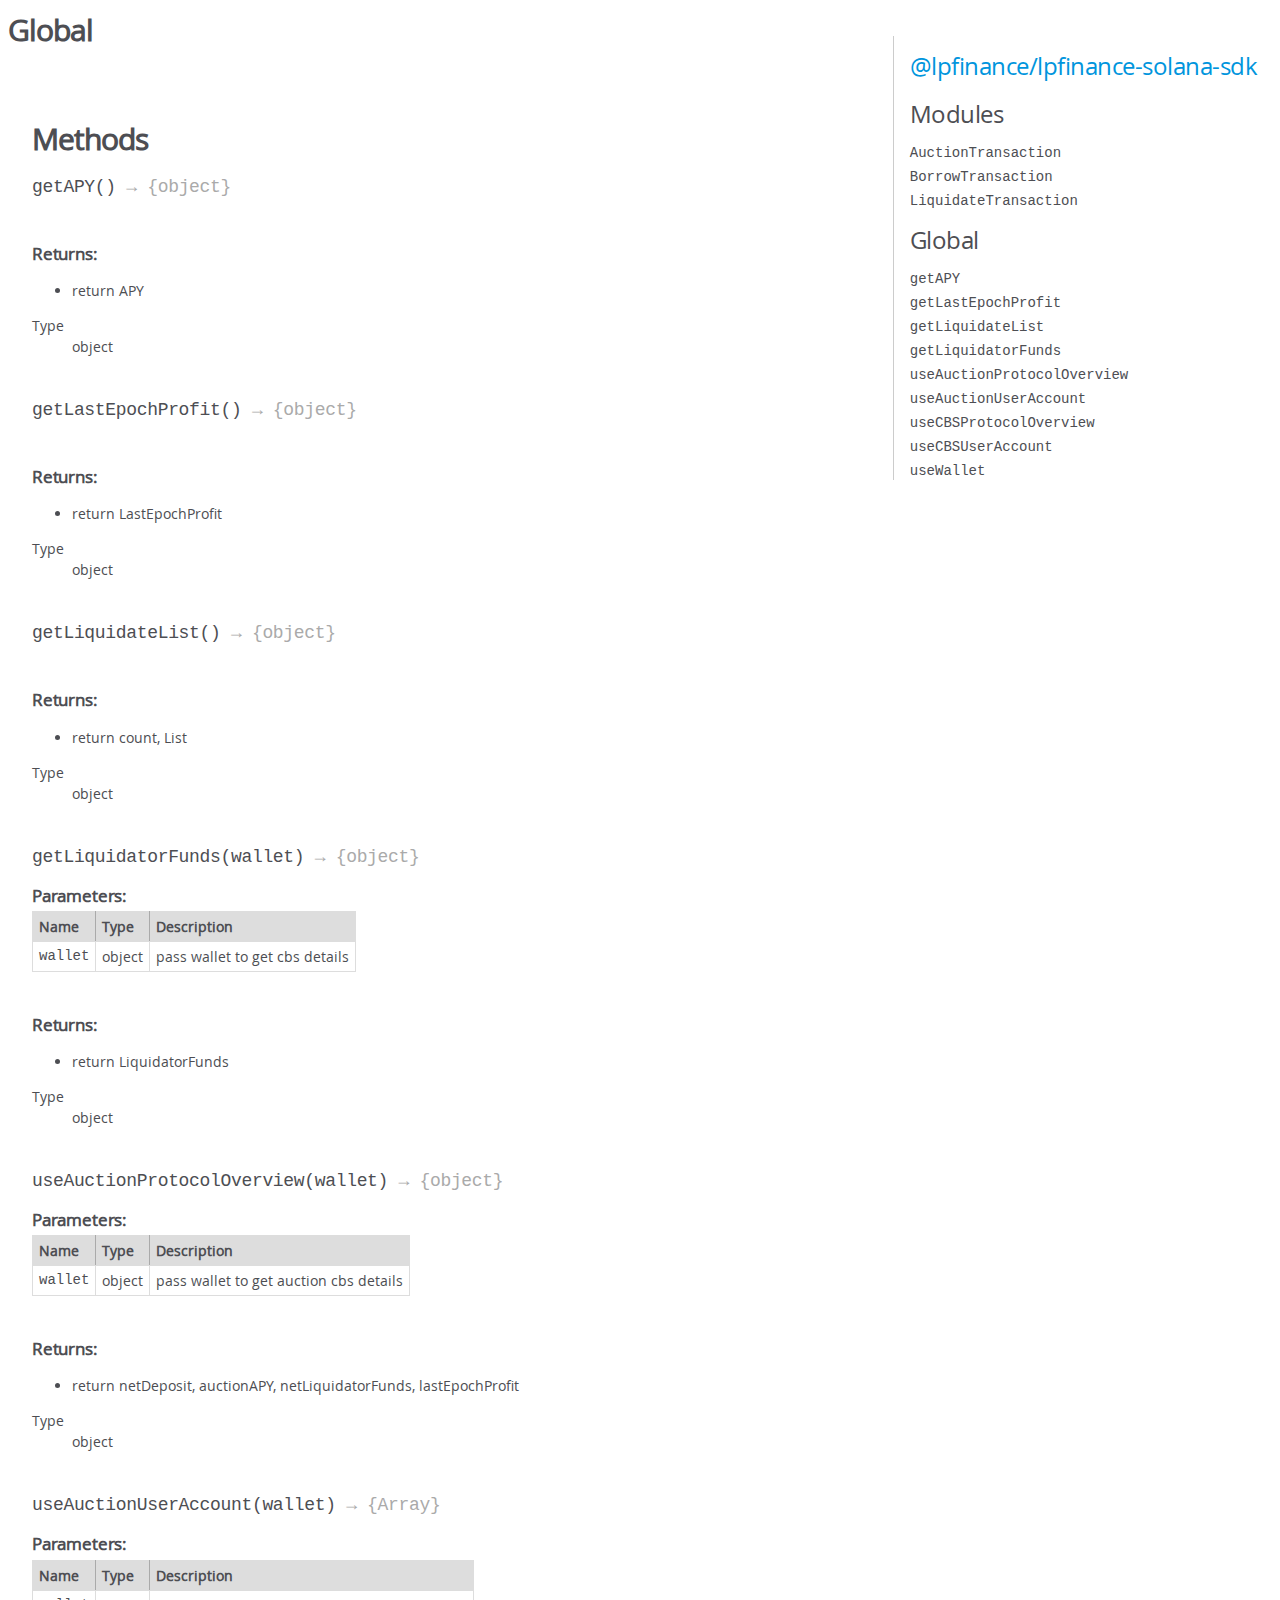
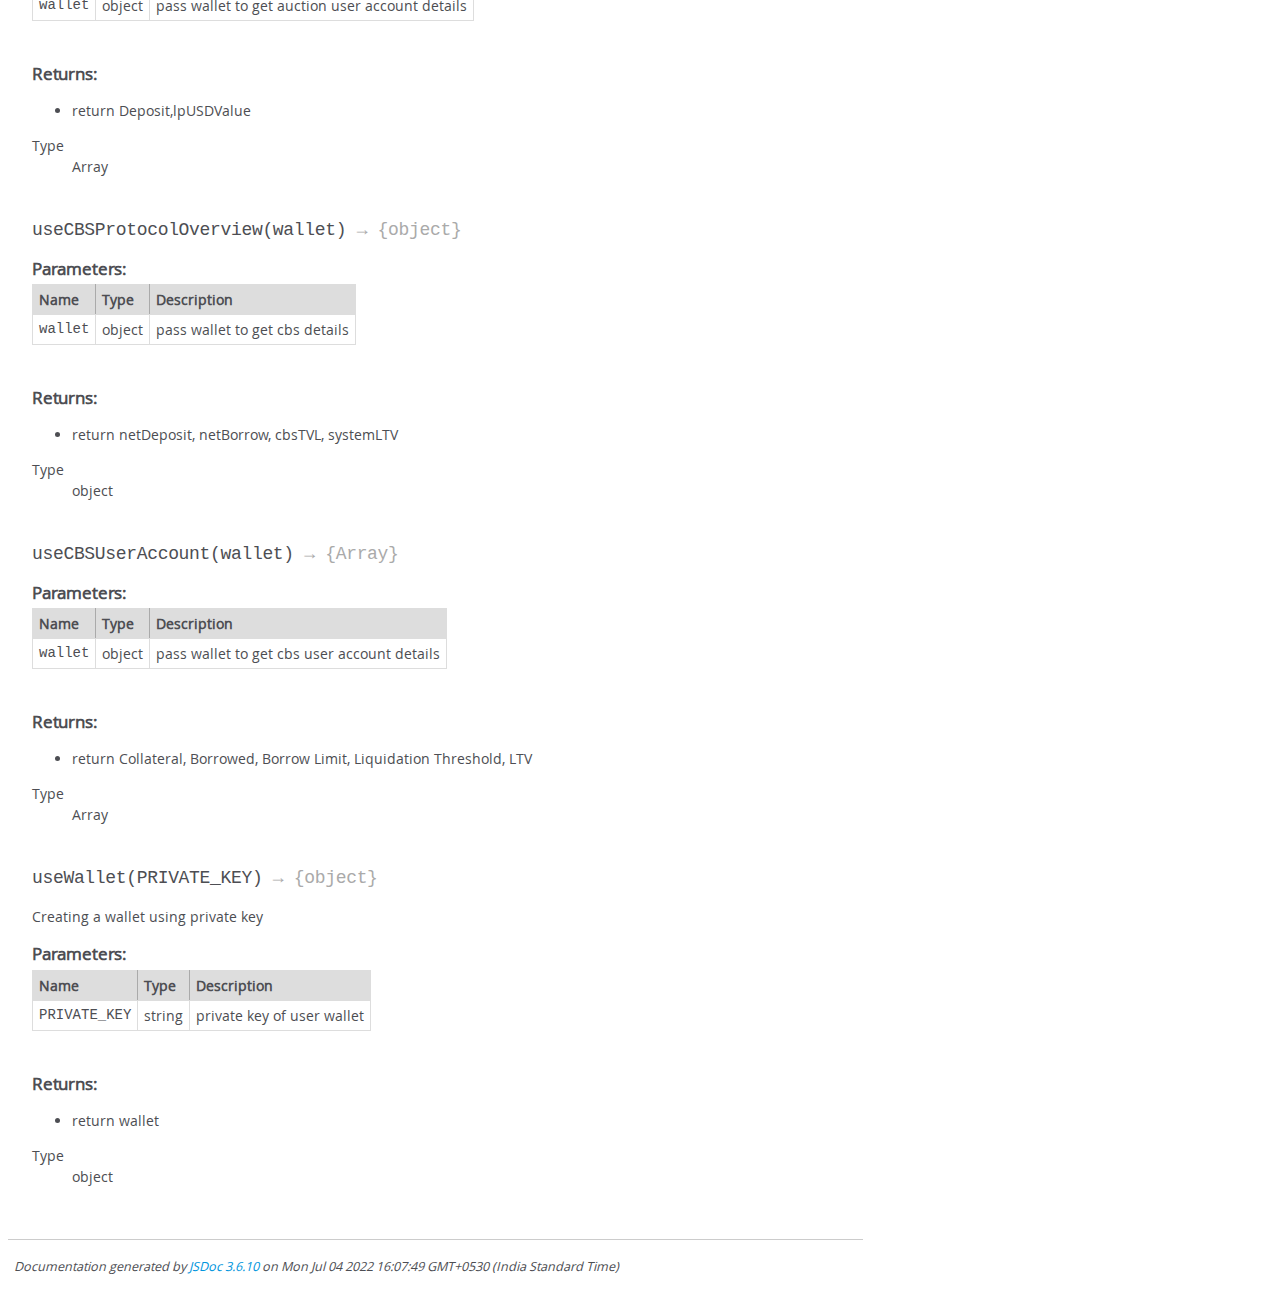
<file: global.html>
<!DOCTYPE html>
<html lang="en">
<head>
    <meta charset="utf-8">
    <title>LP Finance | @lpfinance/lpfinance-solana-sdk: Global</title>

    <link rel="icon" href="https://test.lp.finance/images/MLogo.png" />
   
    <script src="scripts/prettify/prettify.js"> </script>
    <script src="scripts/prettify/lang-css.js"> </script>
    <!--[if lt IE 9]>
      <script src="//html5shiv.googlecode.com/svn/trunk/html5.js"></script>
    <![endif]-->
      <link rel="stylesheet" href="https://fonts.googleapis.com/css2?family=IBM+Plex+Mono&amp;family=IBM+Plex+Sans:wght@300;400;500&amp;display=swap" />
    <link type="text/css" rel="stylesheet" href="styles/prettify-tomorrow.css">
    <link type="text/css" rel="stylesheet" href="styles/jsdoc-default.css">
</head>

<body>

<div id="main">

    <h2 class="page-title">Global</h2>

    




<section>

<header>
    
        <h2></h2>
        
    
</header>

<article>
    <div class="container-overview">
    
        

        


<dl class="details">

    

    

    

    

    

    

    

    

    

    

    

    

    

    

    

    
</dl>


        
    
    </div>

    

    

    

    

    

    

    

    
        <h3 class="subsection-title">Methods</h3>

        
            

    

    
    <h4 class="name" id="getAPY"><span class="type-signature"></span>getAPY<span class="signature">()</span><span class="type-signature"> &rarr; {object}</span></h4>
    

    















<dl class="details">

    

    

    

    

    

    

    

    

    

    

    

    

    

    

    

    
</dl>















<h5>Returns:</h5>

        
<div class="param-desc">
    <ul>
<li>return APY</li>
</ul>
</div>



<dl>
    <dt>
        Type
    </dt>
    <dd>
        
<span class="param-type">object</span>


    </dd>
</dl>

    





        
            

    

    
    <h4 class="name" id="getLastEpochProfit"><span class="type-signature"></span>getLastEpochProfit<span class="signature">()</span><span class="type-signature"> &rarr; {object}</span></h4>
    

    















<dl class="details">

    

    

    

    

    

    

    

    

    

    

    

    

    

    

    

    
</dl>















<h5>Returns:</h5>

        
<div class="param-desc">
    <ul>
<li>return LastEpochProfit</li>
</ul>
</div>



<dl>
    <dt>
        Type
    </dt>
    <dd>
        
<span class="param-type">object</span>


    </dd>
</dl>

    





        
            

    

    
    <h4 class="name" id="getLiquidateList"><span class="type-signature"></span>getLiquidateList<span class="signature">()</span><span class="type-signature"> &rarr; {object}</span></h4>
    

    















<dl class="details">

    

    

    

    

    

    

    

    

    

    

    

    

    

    

    

    
</dl>















<h5>Returns:</h5>

        
<div class="param-desc">
    <ul>
<li>return count, List</li>
</ul>
</div>



<dl>
    <dt>
        Type
    </dt>
    <dd>
        
<span class="param-type">object</span>


    </dd>
</dl>

    





        
            

    

    
    <h4 class="name" id="getLiquidatorFunds"><span class="type-signature"></span>getLiquidatorFunds<span class="signature">(wallet)</span><span class="type-signature"> &rarr; {object}</span></h4>
    

    











    <h5>Parameters:</h5>
    

<table class="params">
    <thead>
    <tr>
        
        <th>Name</th>
        

        <th>Type</th>

        

        

        <th class="last">Description</th>
    </tr>
    </thead>

    <tbody>
    

        <tr>
            
                <td class="name"><code>wallet</code></td>
            

            <td class="type">
            
                
<span class="param-type">object</span>


            
            </td>

            

            

            <td class="description last"><p>pass wallet  to get cbs details</p></td>
        </tr>

    
    </tbody>
</table>






<dl class="details">

    

    

    

    

    

    

    

    

    

    

    

    

    

    

    

    
</dl>















<h5>Returns:</h5>

        
<div class="param-desc">
    <ul>
<li>return LiquidatorFunds</li>
</ul>
</div>



<dl>
    <dt>
        Type
    </dt>
    <dd>
        
<span class="param-type">object</span>


    </dd>
</dl>

    





        
            

    

    
    <h4 class="name" id="useAuctionProtocolOverview"><span class="type-signature"></span>useAuctionProtocolOverview<span class="signature">(wallet)</span><span class="type-signature"> &rarr; {object}</span></h4>
    

    











    <h5>Parameters:</h5>
    

<table class="params">
    <thead>
    <tr>
        
        <th>Name</th>
        

        <th>Type</th>

        

        

        <th class="last">Description</th>
    </tr>
    </thead>

    <tbody>
    

        <tr>
            
                <td class="name"><code>wallet</code></td>
            

            <td class="type">
            
                
<span class="param-type">object</span>


            
            </td>

            

            

            <td class="description last"><p>pass wallet  to get auction cbs details</p></td>
        </tr>

    
    </tbody>
</table>






<dl class="details">

    

    

    

    

    

    

    

    

    

    

    

    

    

    

    

    
</dl>















<h5>Returns:</h5>

        
<div class="param-desc">
    <ul>
<li>return netDeposit, auctionAPY, netLiquidatorFunds, lastEpochProfit</li>
</ul>
</div>



<dl>
    <dt>
        Type
    </dt>
    <dd>
        
<span class="param-type">object</span>


    </dd>
</dl>

    





        
            

    

    
    <h4 class="name" id="useAuctionUserAccount"><span class="type-signature"></span>useAuctionUserAccount<span class="signature">(wallet)</span><span class="type-signature"> &rarr; {Array}</span></h4>
    

    











    <h5>Parameters:</h5>
    

<table class="params">
    <thead>
    <tr>
        
        <th>Name</th>
        

        <th>Type</th>

        

        

        <th class="last">Description</th>
    </tr>
    </thead>

    <tbody>
    

        <tr>
            
                <td class="name"><code>wallet</code></td>
            

            <td class="type">
            
                
<span class="param-type">object</span>


            
            </td>

            

            

            <td class="description last"><p>pass wallet to get auction user account details</p></td>
        </tr>

    
    </tbody>
</table>






<dl class="details">

    

    

    

    

    

    

    

    

    

    

    

    

    

    

    

    
</dl>















<h5>Returns:</h5>

        
<div class="param-desc">
    <ul>
<li>return Deposit,lpUSDValue</li>
</ul>
</div>



<dl>
    <dt>
        Type
    </dt>
    <dd>
        
<span class="param-type">Array</span>


    </dd>
</dl>

    





        
            

    

    
    <h4 class="name" id="useCBSProtocolOverview"><span class="type-signature"></span>useCBSProtocolOverview<span class="signature">(wallet)</span><span class="type-signature"> &rarr; {object}</span></h4>
    

    











    <h5>Parameters:</h5>
    

<table class="params">
    <thead>
    <tr>
        
        <th>Name</th>
        

        <th>Type</th>

        

        

        <th class="last">Description</th>
    </tr>
    </thead>

    <tbody>
    

        <tr>
            
                <td class="name"><code>wallet</code></td>
            

            <td class="type">
            
                
<span class="param-type">object</span>


            
            </td>

            

            

            <td class="description last"><p>pass wallet  to get cbs details</p></td>
        </tr>

    
    </tbody>
</table>






<dl class="details">

    

    

    

    

    

    

    

    

    

    

    

    

    

    

    

    
</dl>















<h5>Returns:</h5>

        
<div class="param-desc">
    <ul>
<li>return netDeposit, netBorrow, cbsTVL, systemLTV</li>
</ul>
</div>



<dl>
    <dt>
        Type
    </dt>
    <dd>
        
<span class="param-type">object</span>


    </dd>
</dl>

    





        
            

    

    
    <h4 class="name" id="useCBSUserAccount"><span class="type-signature"></span>useCBSUserAccount<span class="signature">(wallet)</span><span class="type-signature"> &rarr; {Array}</span></h4>
    

    











    <h5>Parameters:</h5>
    

<table class="params">
    <thead>
    <tr>
        
        <th>Name</th>
        

        <th>Type</th>

        

        

        <th class="last">Description</th>
    </tr>
    </thead>

    <tbody>
    

        <tr>
            
                <td class="name"><code>wallet</code></td>
            

            <td class="type">
            
                
<span class="param-type">object</span>


            
            </td>

            

            

            <td class="description last"><p>pass wallet to get cbs user account details</p></td>
        </tr>

    
    </tbody>
</table>






<dl class="details">

    

    

    

    

    

    

    

    

    

    

    

    

    

    

    

    
</dl>















<h5>Returns:</h5>

        
<div class="param-desc">
    <ul>
<li>return Collateral, Borrowed, Borrow Limit, Liquidation Threshold, LTV</li>
</ul>
</div>



<dl>
    <dt>
        Type
    </dt>
    <dd>
        
<span class="param-type">Array</span>


    </dd>
</dl>

    





        
            

    

    
    <h4 class="name" id="useWallet"><span class="type-signature"></span>useWallet<span class="signature">(PRIVATE_KEY)</span><span class="type-signature"> &rarr; {object}</span></h4>
    

    



<div class="description">
    <p>Creating a wallet using private key</p>
</div>









    <h5>Parameters:</h5>
    

<table class="params">
    <thead>
    <tr>
        
        <th>Name</th>
        

        <th>Type</th>

        

        

        <th class="last">Description</th>
    </tr>
    </thead>

    <tbody>
    

        <tr>
            
                <td class="name"><code>PRIVATE_KEY</code></td>
            

            <td class="type">
            
                
<span class="param-type">string</span>


            
            </td>

            

            

            <td class="description last"><p>private key of user wallet</p></td>
        </tr>

    
    </tbody>
</table>






<dl class="details">

    

    

    

    

    

    

    

    

    

    

    

    

    

    

    

    
</dl>















<h5>Returns:</h5>

        
<div class="param-desc">
    <ul>
<li>return wallet</li>
</ul>
</div>



<dl>
    <dt>
        Type
    </dt>
    <dd>
        
<span class="param-type">object</span>


    </dd>
</dl>

    





        
    

    

    
</article>

</section>




</div>

<nav>
    <h3><a href="index.html">@lpfinance/lpfinance-solana-sdk</a></h3><h3>Modules</h3><ul><li><a href="module-AuctionTransaction.html">AuctionTransaction</a></li><li><a href="module-BorrowTransaction.html">BorrowTransaction</a></li><li><a href="module-LiquidateTransaction.html">LiquidateTransaction</a></li></ul><h3>Global</h3><ul><li><a href="global.html#getAPY">getAPY</a></li><li><a href="global.html#getLastEpochProfit">getLastEpochProfit</a></li><li><a href="global.html#getLiquidateList">getLiquidateList</a></li><li><a href="global.html#getLiquidatorFunds">getLiquidatorFunds</a></li><li><a href="global.html#useAuctionProtocolOverview">useAuctionProtocolOverview</a></li><li><a href="global.html#useAuctionUserAccount">useAuctionUserAccount</a></li><li><a href="global.html#useCBSProtocolOverview">useCBSProtocolOverview</a></li><li><a href="global.html#useCBSUserAccount">useCBSUserAccount</a></li><li><a href="global.html#useWallet">useWallet</a></li></ul>
</nav>

<br class="clear">

<footer>
    Documentation generated by <a href="https://github.com/jsdoc/jsdoc">JSDoc 3.6.10</a> on Mon Jul 04 2022 16:07:49 GMT+0530 (India Standard Time)
</footer>

<script> prettyPrint(); </script>
<script src="scripts/linenumber.js"> </script>
</body>
</html>
</file>
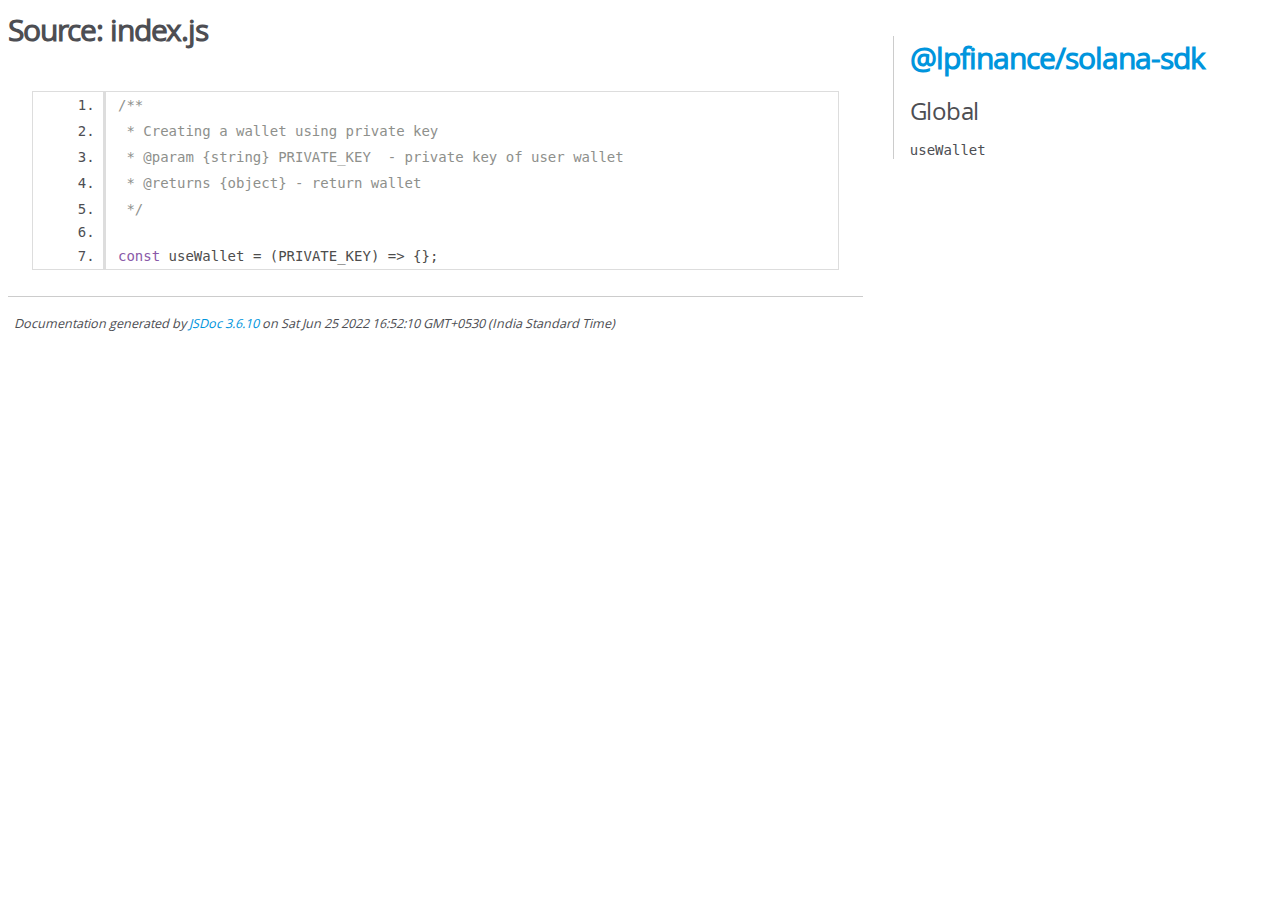
<file: index.js.html>
<!DOCTYPE html>
<html lang="en">
<head>
    <meta charset="utf-8">
    <title>LP Finance | @lpfinance/solana-sdk: Source: index.js</title>

    <script src="scripts/prettify/prettify.js"> </script>
    <script src="scripts/prettify/lang-css.js"> </script>
    <!--[if lt IE 9]>
      <script src="//html5shiv.googlecode.com/svn/trunk/html5.js"></script>
    <![endif]-->
      <link rel="stylesheet" href="https://fonts.googleapis.com/css2?family=IBM+Plex+Mono&amp;family=IBM+Plex+Sans:wght@300;400;500&amp;display=swap" />
    <link type="text/css" rel="stylesheet" href="styles/prettify-tomorrow.css">
    <link type="text/css" rel="stylesheet" href="styles/jsdoc-default.css">
</head>

<body>

<div id="main">

    <h2 class="page-title">Source: index.js</h2>

    



    
    <section>
        <article>
            <pre class="prettyprint source linenums"><code>/**
 * Creating a wallet using private key
 * @param {string} PRIVATE_KEY  - private key of user wallet
 * @returns {object} - return wallet
 */

const useWallet = (PRIVATE_KEY) => {};
</code></pre>
        </article>
    </section>




</div>

<nav>
    <h2><a href="index.html">@lpfinance/solana-sdk</a></h2><h3>Global</h3><ul><li><a href="global.html#useWallet">useWallet</a></li></ul>
</nav>

<br class="clear">

<footer>
    Documentation generated by <a href="https://github.com/jsdoc/jsdoc">JSDoc 3.6.10</a> on Sat Jun 25 2022 16:52:10 GMT+0530 (India Standard Time)
</footer>

<script> prettyPrint(); </script>
<script src="scripts/linenumber.js"> </script>
</body>
</html>
</file>
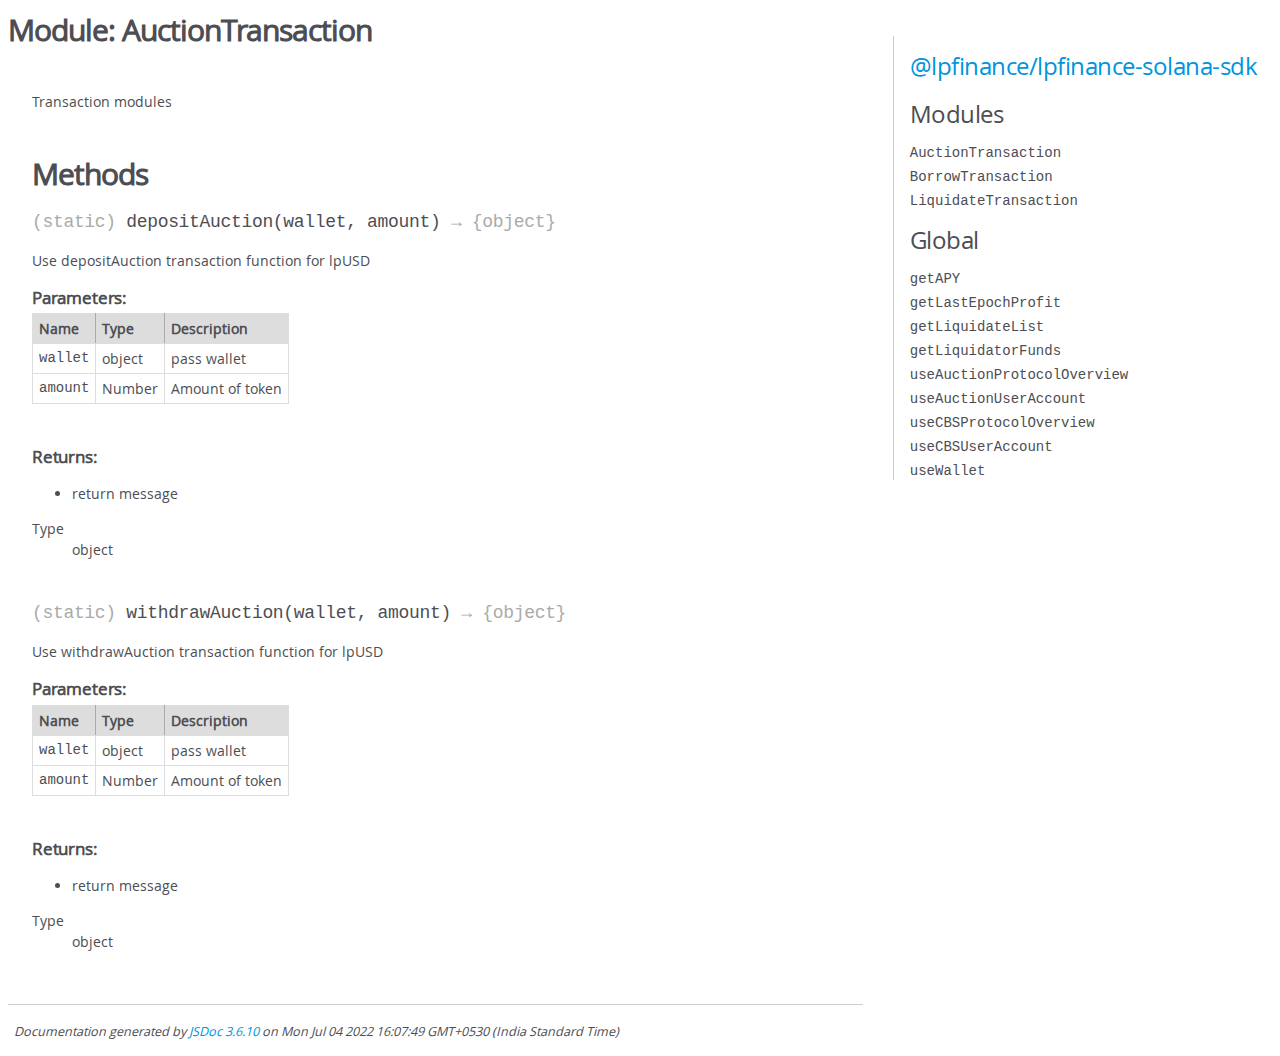
<file: module-AuctionTransaction.html>
<!DOCTYPE html>
<html lang="en">
<head>
    <meta charset="utf-8">
    <title>LP Finance | @lpfinance/lpfinance-solana-sdk: Module: AuctionTransaction</title>

    <link rel="icon" href="https://test.lp.finance/images/MLogo.png" />
   
    <script src="scripts/prettify/prettify.js"> </script>
    <script src="scripts/prettify/lang-css.js"> </script>
    <!--[if lt IE 9]>
      <script src="//html5shiv.googlecode.com/svn/trunk/html5.js"></script>
    <![endif]-->
      <link rel="stylesheet" href="https://fonts.googleapis.com/css2?family=IBM+Plex+Mono&amp;family=IBM+Plex+Sans:wght@300;400;500&amp;display=swap" />
    <link type="text/css" rel="stylesheet" href="styles/prettify-tomorrow.css">
    <link type="text/css" rel="stylesheet" href="styles/jsdoc-default.css">
</head>

<body>

<div id="main">

    <h2 class="page-title">Module: AuctionTransaction</h2>

    




<section>

<header>
    
        
            
        
    
</header>

<article>
    <div class="container-overview">
    
        
            <div class="description"><p>Transaction modules</p></div>
        

        
            















<dl class="details">

    

    

    

    

    

    

    

    

    

    

    

    

    

    

    

    
</dl>




















        
    
    </div>

    

    

    

    

    

    

    

    
        <h3 class="subsection-title">Methods</h3>

        
            

    

    
    <h4 class="name" id=".depositAuction"><span class="type-signature">(static) </span>depositAuction<span class="signature">(wallet, amount)</span><span class="type-signature"> &rarr; {object}</span></h4>
    

    



<div class="description">
    <p>Use depositAuction transaction function for lpUSD</p>
</div>









    <h5>Parameters:</h5>
    

<table class="params">
    <thead>
    <tr>
        
        <th>Name</th>
        

        <th>Type</th>

        

        

        <th class="last">Description</th>
    </tr>
    </thead>

    <tbody>
    

        <tr>
            
                <td class="name"><code>wallet</code></td>
            

            <td class="type">
            
                
<span class="param-type">object</span>


            
            </td>

            

            

            <td class="description last"><p>pass wallet</p></td>
        </tr>

    

        <tr>
            
                <td class="name"><code>amount</code></td>
            

            <td class="type">
            
                
<span class="param-type">Number</span>


            
            </td>

            

            

            <td class="description last"><p>Amount of token</p></td>
        </tr>

    
    </tbody>
</table>






<dl class="details">

    

    

    

    

    

    

    

    

    

    

    

    

    

    

    

    
</dl>















<h5>Returns:</h5>

        
<div class="param-desc">
    <ul>
<li>return message</li>
</ul>
</div>



<dl>
    <dt>
        Type
    </dt>
    <dd>
        
<span class="param-type">object</span>


    </dd>
</dl>

    





        
            

    

    
    <h4 class="name" id=".withdrawAuction"><span class="type-signature">(static) </span>withdrawAuction<span class="signature">(wallet, amount)</span><span class="type-signature"> &rarr; {object}</span></h4>
    

    



<div class="description">
    <p>Use withdrawAuction transaction function for lpUSD</p>
</div>









    <h5>Parameters:</h5>
    

<table class="params">
    <thead>
    <tr>
        
        <th>Name</th>
        

        <th>Type</th>

        

        

        <th class="last">Description</th>
    </tr>
    </thead>

    <tbody>
    

        <tr>
            
                <td class="name"><code>wallet</code></td>
            

            <td class="type">
            
                
<span class="param-type">object</span>


            
            </td>

            

            

            <td class="description last"><p>pass wallet</p></td>
        </tr>

    

        <tr>
            
                <td class="name"><code>amount</code></td>
            

            <td class="type">
            
                
<span class="param-type">Number</span>


            
            </td>

            

            

            <td class="description last"><p>Amount of token</p></td>
        </tr>

    
    </tbody>
</table>






<dl class="details">

    

    

    

    

    

    

    

    

    

    

    

    

    

    

    

    
</dl>















<h5>Returns:</h5>

        
<div class="param-desc">
    <ul>
<li>return message</li>
</ul>
</div>



<dl>
    <dt>
        Type
    </dt>
    <dd>
        
<span class="param-type">object</span>


    </dd>
</dl>

    





        
    

    

    
</article>

</section>




</div>

<nav>
    <h3><a href="index.html">@lpfinance/lpfinance-solana-sdk</a></h3><h3>Modules</h3><ul><li><a href="module-AuctionTransaction.html">AuctionTransaction</a></li><li><a href="module-BorrowTransaction.html">BorrowTransaction</a></li><li><a href="module-LiquidateTransaction.html">LiquidateTransaction</a></li></ul><h3>Global</h3><ul><li><a href="global.html#getAPY">getAPY</a></li><li><a href="global.html#getLastEpochProfit">getLastEpochProfit</a></li><li><a href="global.html#getLiquidateList">getLiquidateList</a></li><li><a href="global.html#getLiquidatorFunds">getLiquidatorFunds</a></li><li><a href="global.html#useAuctionProtocolOverview">useAuctionProtocolOverview</a></li><li><a href="global.html#useAuctionUserAccount">useAuctionUserAccount</a></li><li><a href="global.html#useCBSProtocolOverview">useCBSProtocolOverview</a></li><li><a href="global.html#useCBSUserAccount">useCBSUserAccount</a></li><li><a href="global.html#useWallet">useWallet</a></li></ul>
</nav>

<br class="clear">

<footer>
    Documentation generated by <a href="https://github.com/jsdoc/jsdoc">JSDoc 3.6.10</a> on Mon Jul 04 2022 16:07:49 GMT+0530 (India Standard Time)
</footer>

<script> prettyPrint(); </script>
<script src="scripts/linenumber.js"> </script>
</body>
</html>
</file>
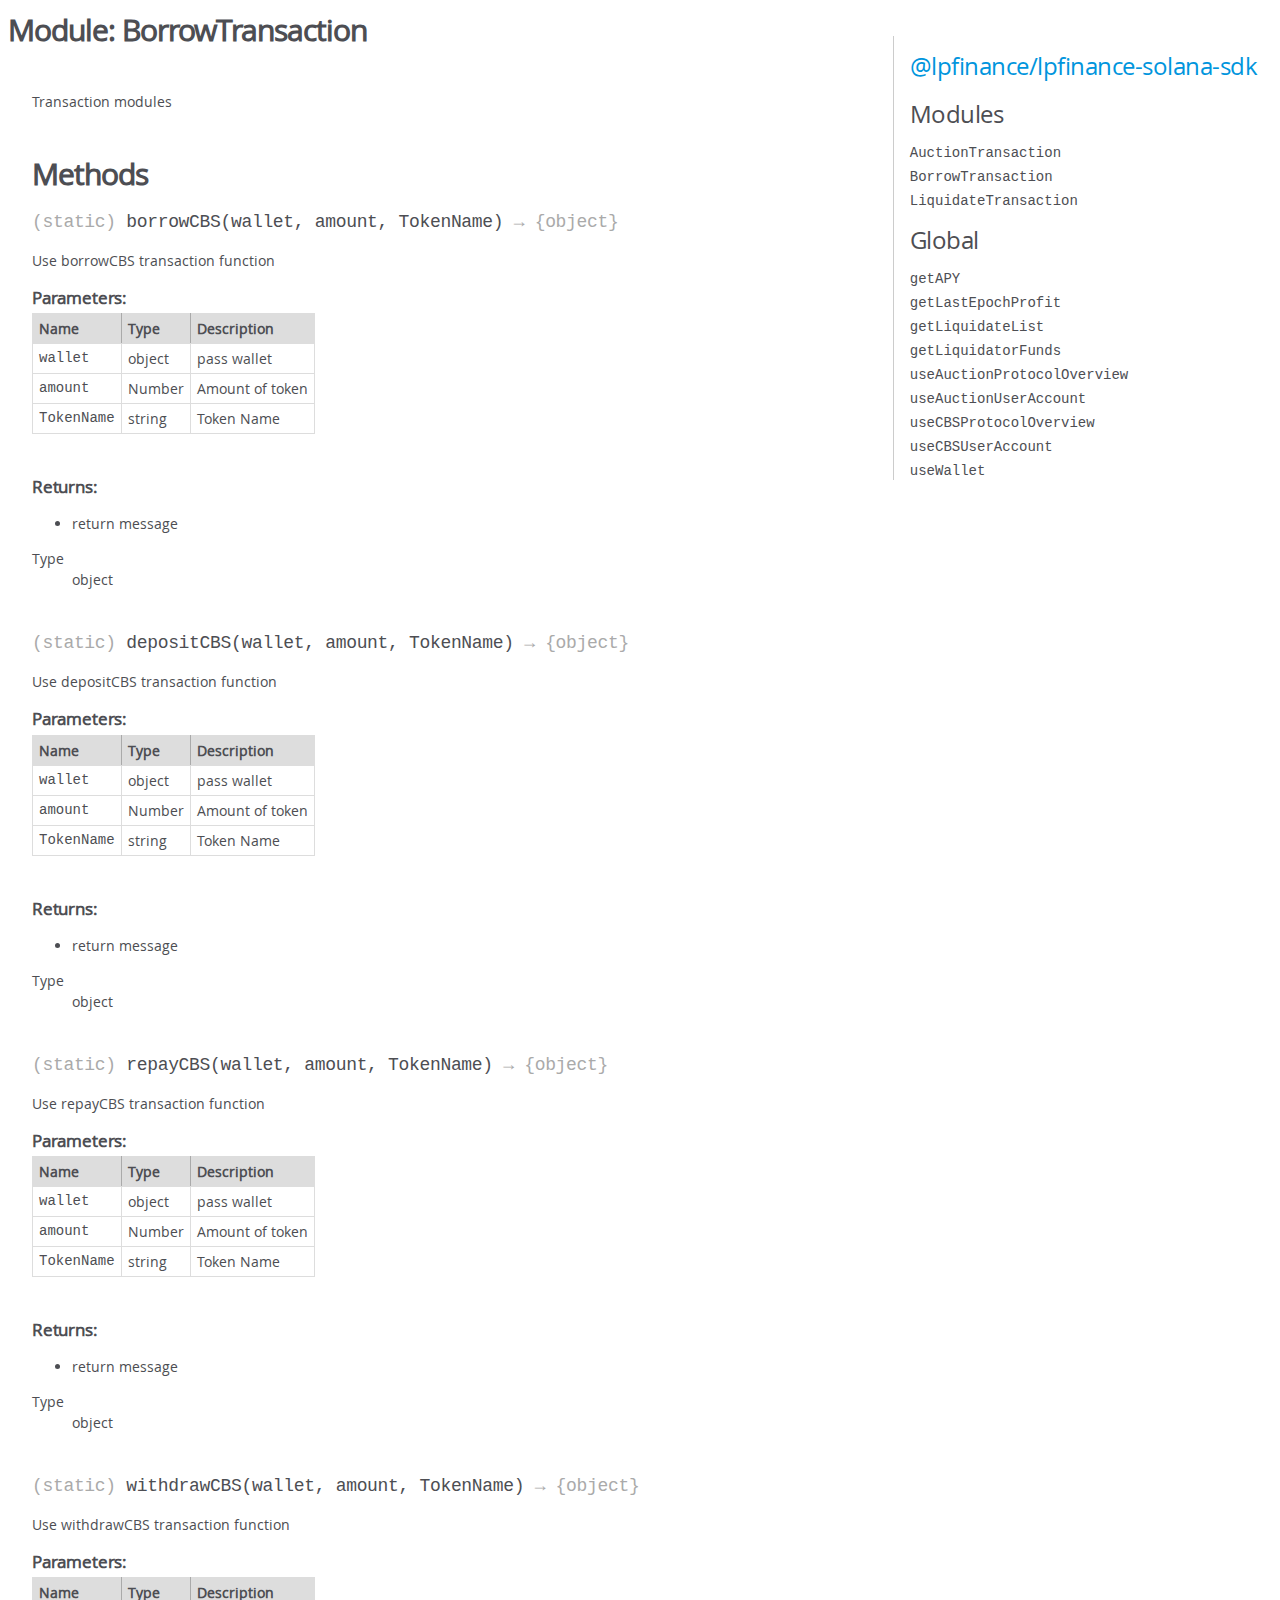
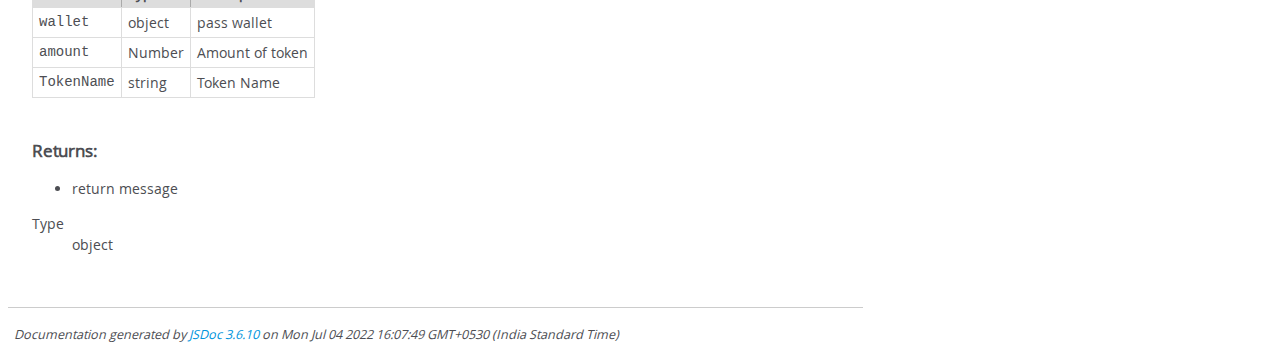
<file: module-BorrowTransaction.html>
<!DOCTYPE html>
<html lang="en">
<head>
    <meta charset="utf-8">
    <title>LP Finance | @lpfinance/lpfinance-solana-sdk: Module: BorrowTransaction</title>

    <link rel="icon" href="https://test.lp.finance/images/MLogo.png" />
   
    <script src="scripts/prettify/prettify.js"> </script>
    <script src="scripts/prettify/lang-css.js"> </script>
    <!--[if lt IE 9]>
      <script src="//html5shiv.googlecode.com/svn/trunk/html5.js"></script>
    <![endif]-->
      <link rel="stylesheet" href="https://fonts.googleapis.com/css2?family=IBM+Plex+Mono&amp;family=IBM+Plex+Sans:wght@300;400;500&amp;display=swap" />
    <link type="text/css" rel="stylesheet" href="styles/prettify-tomorrow.css">
    <link type="text/css" rel="stylesheet" href="styles/jsdoc-default.css">
</head>

<body>

<div id="main">

    <h2 class="page-title">Module: BorrowTransaction</h2>

    




<section>

<header>
    
        
            
        
    
</header>

<article>
    <div class="container-overview">
    
        
            <div class="description"><p>Transaction modules</p></div>
        

        
            















<dl class="details">

    

    

    

    

    

    

    

    

    

    

    

    

    

    

    

    
</dl>




















        
    
    </div>

    

    

    

    

    

    

    

    
        <h3 class="subsection-title">Methods</h3>

        
            

    

    
    <h4 class="name" id=".borrowCBS"><span class="type-signature">(static) </span>borrowCBS<span class="signature">(wallet, amount, TokenName)</span><span class="type-signature"> &rarr; {object}</span></h4>
    

    



<div class="description">
    <p>Use borrowCBS transaction function</p>
</div>









    <h5>Parameters:</h5>
    

<table class="params">
    <thead>
    <tr>
        
        <th>Name</th>
        

        <th>Type</th>

        

        

        <th class="last">Description</th>
    </tr>
    </thead>

    <tbody>
    

        <tr>
            
                <td class="name"><code>wallet</code></td>
            

            <td class="type">
            
                
<span class="param-type">object</span>


            
            </td>

            

            

            <td class="description last"><p>pass wallet</p></td>
        </tr>

    

        <tr>
            
                <td class="name"><code>amount</code></td>
            

            <td class="type">
            
                
<span class="param-type">Number</span>


            
            </td>

            

            

            <td class="description last"><p>Amount of token</p></td>
        </tr>

    

        <tr>
            
                <td class="name"><code>TokenName</code></td>
            

            <td class="type">
            
                
<span class="param-type">string</span>


            
            </td>

            

            

            <td class="description last"><p>Token Name</p></td>
        </tr>

    
    </tbody>
</table>






<dl class="details">

    

    

    

    

    

    

    

    

    

    

    

    

    

    

    

    
</dl>















<h5>Returns:</h5>

        
<div class="param-desc">
    <ul>
<li>return message</li>
</ul>
</div>



<dl>
    <dt>
        Type
    </dt>
    <dd>
        
<span class="param-type">object</span>


    </dd>
</dl>

    





        
            

    

    
    <h4 class="name" id=".depositCBS"><span class="type-signature">(static) </span>depositCBS<span class="signature">(wallet, amount, TokenName)</span><span class="type-signature"> &rarr; {object}</span></h4>
    

    



<div class="description">
    <p>Use depositCBS transaction function</p>
</div>









    <h5>Parameters:</h5>
    

<table class="params">
    <thead>
    <tr>
        
        <th>Name</th>
        

        <th>Type</th>

        

        

        <th class="last">Description</th>
    </tr>
    </thead>

    <tbody>
    

        <tr>
            
                <td class="name"><code>wallet</code></td>
            

            <td class="type">
            
                
<span class="param-type">object</span>


            
            </td>

            

            

            <td class="description last"><p>pass wallet</p></td>
        </tr>

    

        <tr>
            
                <td class="name"><code>amount</code></td>
            

            <td class="type">
            
                
<span class="param-type">Number</span>


            
            </td>

            

            

            <td class="description last"><p>Amount of token</p></td>
        </tr>

    

        <tr>
            
                <td class="name"><code>TokenName</code></td>
            

            <td class="type">
            
                
<span class="param-type">string</span>


            
            </td>

            

            

            <td class="description last"><p>Token Name</p></td>
        </tr>

    
    </tbody>
</table>






<dl class="details">

    

    

    

    

    

    

    

    

    

    

    

    

    

    

    

    
</dl>















<h5>Returns:</h5>

        
<div class="param-desc">
    <ul>
<li>return message</li>
</ul>
</div>



<dl>
    <dt>
        Type
    </dt>
    <dd>
        
<span class="param-type">object</span>


    </dd>
</dl>

    





        
            

    

    
    <h4 class="name" id=".repayCBS"><span class="type-signature">(static) </span>repayCBS<span class="signature">(wallet, amount, TokenName)</span><span class="type-signature"> &rarr; {object}</span></h4>
    

    



<div class="description">
    <p>Use repayCBS  transaction function</p>
</div>









    <h5>Parameters:</h5>
    

<table class="params">
    <thead>
    <tr>
        
        <th>Name</th>
        

        <th>Type</th>

        

        

        <th class="last">Description</th>
    </tr>
    </thead>

    <tbody>
    

        <tr>
            
                <td class="name"><code>wallet</code></td>
            

            <td class="type">
            
                
<span class="param-type">object</span>


            
            </td>

            

            

            <td class="description last"><p>pass wallet</p></td>
        </tr>

    

        <tr>
            
                <td class="name"><code>amount</code></td>
            

            <td class="type">
            
                
<span class="param-type">Number</span>


            
            </td>

            

            

            <td class="description last"><p>Amount of token</p></td>
        </tr>

    

        <tr>
            
                <td class="name"><code>TokenName</code></td>
            

            <td class="type">
            
                
<span class="param-type">string</span>


            
            </td>

            

            

            <td class="description last"><p>Token Name</p></td>
        </tr>

    
    </tbody>
</table>






<dl class="details">

    

    

    

    

    

    

    

    

    

    

    

    

    

    

    

    
</dl>















<h5>Returns:</h5>

        
<div class="param-desc">
    <ul>
<li>return message</li>
</ul>
</div>



<dl>
    <dt>
        Type
    </dt>
    <dd>
        
<span class="param-type">object</span>


    </dd>
</dl>

    





        
            

    

    
    <h4 class="name" id=".withdrawCBS"><span class="type-signature">(static) </span>withdrawCBS<span class="signature">(wallet, amount, TokenName)</span><span class="type-signature"> &rarr; {object}</span></h4>
    

    



<div class="description">
    <p>Use withdrawCBS transaction function</p>
</div>









    <h5>Parameters:</h5>
    

<table class="params">
    <thead>
    <tr>
        
        <th>Name</th>
        

        <th>Type</th>

        

        

        <th class="last">Description</th>
    </tr>
    </thead>

    <tbody>
    

        <tr>
            
                <td class="name"><code>wallet</code></td>
            

            <td class="type">
            
                
<span class="param-type">object</span>


            
            </td>

            

            

            <td class="description last"><p>pass wallet</p></td>
        </tr>

    

        <tr>
            
                <td class="name"><code>amount</code></td>
            

            <td class="type">
            
                
<span class="param-type">Number</span>


            
            </td>

            

            

            <td class="description last"><p>Amount of token</p></td>
        </tr>

    

        <tr>
            
                <td class="name"><code>TokenName</code></td>
            

            <td class="type">
            
                
<span class="param-type">string</span>


            
            </td>

            

            

            <td class="description last"><p>Token Name</p></td>
        </tr>

    
    </tbody>
</table>






<dl class="details">

    

    

    

    

    

    

    

    

    

    

    

    

    

    

    

    
</dl>















<h5>Returns:</h5>

        
<div class="param-desc">
    <ul>
<li>return message</li>
</ul>
</div>



<dl>
    <dt>
        Type
    </dt>
    <dd>
        
<span class="param-type">object</span>


    </dd>
</dl>

    





        
    

    

    
</article>

</section>




</div>

<nav>
    <h3><a href="index.html">@lpfinance/lpfinance-solana-sdk</a></h3><h3>Modules</h3><ul><li><a href="module-AuctionTransaction.html">AuctionTransaction</a></li><li><a href="module-BorrowTransaction.html">BorrowTransaction</a></li><li><a href="module-LiquidateTransaction.html">LiquidateTransaction</a></li></ul><h3>Global</h3><ul><li><a href="global.html#getAPY">getAPY</a></li><li><a href="global.html#getLastEpochProfit">getLastEpochProfit</a></li><li><a href="global.html#getLiquidateList">getLiquidateList</a></li><li><a href="global.html#getLiquidatorFunds">getLiquidatorFunds</a></li><li><a href="global.html#useAuctionProtocolOverview">useAuctionProtocolOverview</a></li><li><a href="global.html#useAuctionUserAccount">useAuctionUserAccount</a></li><li><a href="global.html#useCBSProtocolOverview">useCBSProtocolOverview</a></li><li><a href="global.html#useCBSUserAccount">useCBSUserAccount</a></li><li><a href="global.html#useWallet">useWallet</a></li></ul>
</nav>

<br class="clear">

<footer>
    Documentation generated by <a href="https://github.com/jsdoc/jsdoc">JSDoc 3.6.10</a> on Mon Jul 04 2022 16:07:49 GMT+0530 (India Standard Time)
</footer>

<script> prettyPrint(); </script>
<script src="scripts/linenumber.js"> </script>
</body>
</html>
</file>
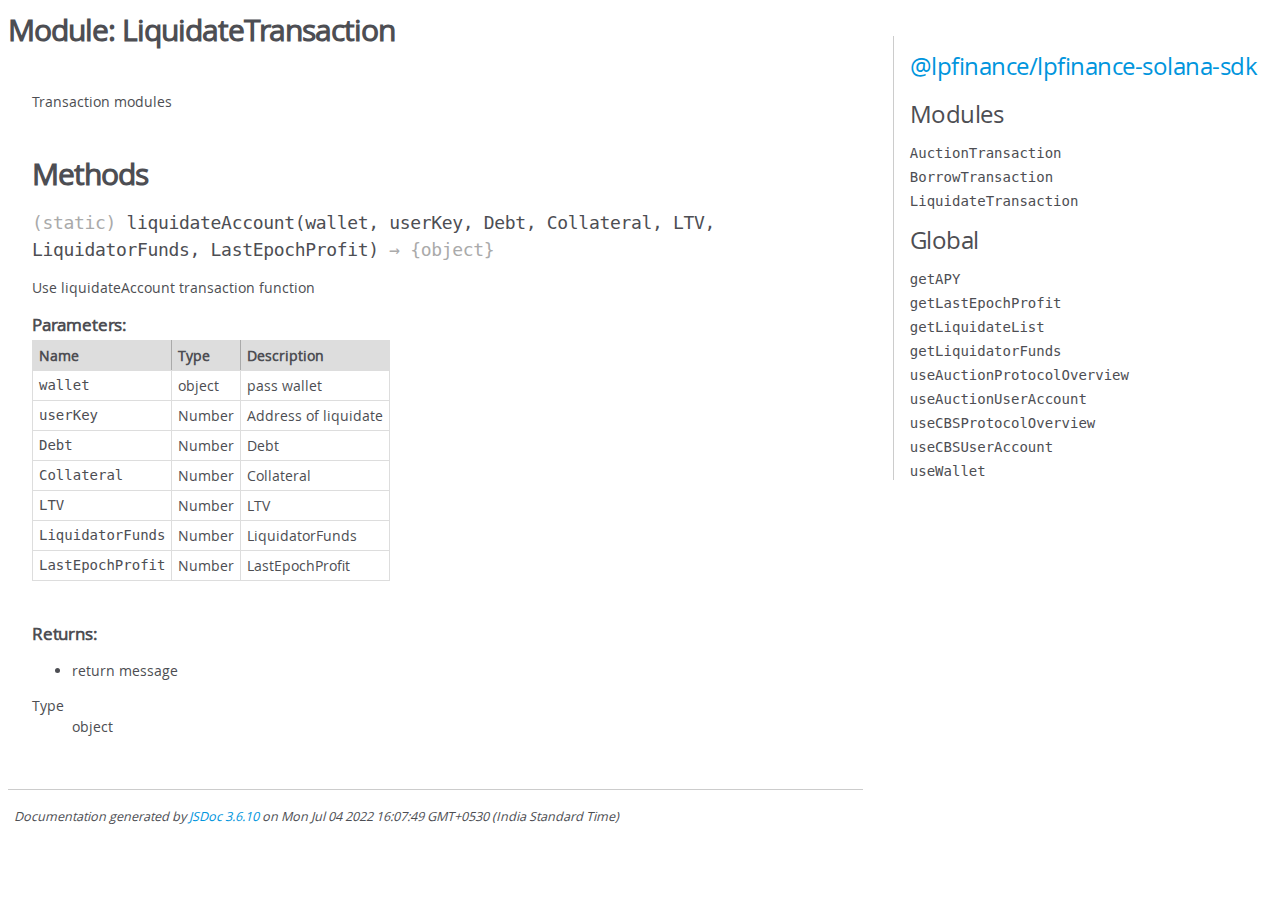
<file: module-LiquidateTransaction.html>
<!DOCTYPE html>
<html lang="en">
<head>
    <meta charset="utf-8">
    <title>LP Finance | @lpfinance/lpfinance-solana-sdk: Module: LiquidateTransaction</title>

    <link rel="icon" href="https://test.lp.finance/images/MLogo.png" />
   
    <script src="scripts/prettify/prettify.js"> </script>
    <script src="scripts/prettify/lang-css.js"> </script>
    <!--[if lt IE 9]>
      <script src="//html5shiv.googlecode.com/svn/trunk/html5.js"></script>
    <![endif]-->
      <link rel="stylesheet" href="https://fonts.googleapis.com/css2?family=IBM+Plex+Mono&amp;family=IBM+Plex+Sans:wght@300;400;500&amp;display=swap" />
    <link type="text/css" rel="stylesheet" href="styles/prettify-tomorrow.css">
    <link type="text/css" rel="stylesheet" href="styles/jsdoc-default.css">
</head>

<body>

<div id="main">

    <h2 class="page-title">Module: LiquidateTransaction</h2>

    




<section>

<header>
    
        
            
        
    
</header>

<article>
    <div class="container-overview">
    
        
            <div class="description"><p>Transaction modules</p></div>
        

        
            















<dl class="details">

    

    

    

    

    

    

    

    

    

    

    

    

    

    

    

    
</dl>




















        
    
    </div>

    

    

    

    

    

    

    

    
        <h3 class="subsection-title">Methods</h3>

        
            

    

    
    <h4 class="name" id=".liquidateAccount"><span class="type-signature">(static) </span>liquidateAccount<span class="signature">(wallet, userKey, Debt, Collateral, LTV, LiquidatorFunds, LastEpochProfit)</span><span class="type-signature"> &rarr; {object}</span></h4>
    

    



<div class="description">
    <p>Use liquidateAccount transaction function</p>
</div>









    <h5>Parameters:</h5>
    

<table class="params">
    <thead>
    <tr>
        
        <th>Name</th>
        

        <th>Type</th>

        

        

        <th class="last">Description</th>
    </tr>
    </thead>

    <tbody>
    

        <tr>
            
                <td class="name"><code>wallet</code></td>
            

            <td class="type">
            
                
<span class="param-type">object</span>


            
            </td>

            

            

            <td class="description last"><p>pass wallet</p></td>
        </tr>

    

        <tr>
            
                <td class="name"><code>userKey</code></td>
            

            <td class="type">
            
                
<span class="param-type">Number</span>


            
            </td>

            

            

            <td class="description last"><p>Address of liquidate</p></td>
        </tr>

    

        <tr>
            
                <td class="name"><code>Debt</code></td>
            

            <td class="type">
            
                
<span class="param-type">Number</span>


            
            </td>

            

            

            <td class="description last"><p>Debt</p></td>
        </tr>

    

        <tr>
            
                <td class="name"><code>Collateral</code></td>
            

            <td class="type">
            
                
<span class="param-type">Number</span>


            
            </td>

            

            

            <td class="description last"><p>Collateral</p></td>
        </tr>

    

        <tr>
            
                <td class="name"><code>LTV</code></td>
            

            <td class="type">
            
                
<span class="param-type">Number</span>


            
            </td>

            

            

            <td class="description last"><p>LTV</p></td>
        </tr>

    

        <tr>
            
                <td class="name"><code>LiquidatorFunds</code></td>
            

            <td class="type">
            
                
<span class="param-type">Number</span>


            
            </td>

            

            

            <td class="description last"><p>LiquidatorFunds</p></td>
        </tr>

    

        <tr>
            
                <td class="name"><code>LastEpochProfit</code></td>
            

            <td class="type">
            
                
<span class="param-type">Number</span>


            
            </td>

            

            

            <td class="description last"><p>LastEpochProfit</p></td>
        </tr>

    
    </tbody>
</table>






<dl class="details">

    

    

    

    

    

    

    

    

    

    

    

    

    

    

    

    
</dl>















<h5>Returns:</h5>

        
<div class="param-desc">
    <ul>
<li>return message</li>
</ul>
</div>



<dl>
    <dt>
        Type
    </dt>
    <dd>
        
<span class="param-type">object</span>


    </dd>
</dl>

    





        
    

    

    
</article>

</section>




</div>

<nav>
    <h3><a href="index.html">@lpfinance/lpfinance-solana-sdk</a></h3><h3>Modules</h3><ul><li><a href="module-AuctionTransaction.html">AuctionTransaction</a></li><li><a href="module-BorrowTransaction.html">BorrowTransaction</a></li><li><a href="module-LiquidateTransaction.html">LiquidateTransaction</a></li></ul><h3>Global</h3><ul><li><a href="global.html#getAPY">getAPY</a></li><li><a href="global.html#getLastEpochProfit">getLastEpochProfit</a></li><li><a href="global.html#getLiquidateList">getLiquidateList</a></li><li><a href="global.html#getLiquidatorFunds">getLiquidatorFunds</a></li><li><a href="global.html#useAuctionProtocolOverview">useAuctionProtocolOverview</a></li><li><a href="global.html#useAuctionUserAccount">useAuctionUserAccount</a></li><li><a href="global.html#useCBSProtocolOverview">useCBSProtocolOverview</a></li><li><a href="global.html#useCBSUserAccount">useCBSUserAccount</a></li><li><a href="global.html#useWallet">useWallet</a></li></ul>
</nav>

<br class="clear">

<footer>
    Documentation generated by <a href="https://github.com/jsdoc/jsdoc">JSDoc 3.6.10</a> on Mon Jul 04 2022 16:07:49 GMT+0530 (India Standard Time)
</footer>

<script> prettyPrint(); </script>
<script src="scripts/linenumber.js"> </script>
</body>
</html>
</file>
<file: styles/prettify-tomorrow.css>
/* Tomorrow Theme */
/* Original theme - https://github.com/chriskempson/tomorrow-theme */
/* Pretty printing styles. Used with prettify.js. */
/* SPAN elements with the classes below are added by prettyprint. */
/* plain text */
.pln {
  color: #4d4d4c; }

@media screen {
  /* string content */
  .str {
    color: #718c00; }

  /* a keyword */
  .kwd {
    color: #8959a8; }

  /* a comment */
  .com {
    color: #8e908c; }

  /* a type name */
  .typ {
    color: #4271ae; }

  /* a literal value */
  .lit {
    color: #f5871f; }

  /* punctuation */
  .pun {
    color: #4d4d4c; }

  /* lisp open bracket */
  .opn {
    color: #4d4d4c; }

  /* lisp close bracket */
  .clo {
    color: #4d4d4c; }

  /* a markup tag name */
  .tag {
    color: #c82829; }

  /* a markup attribute name */
  .atn {
    color: #f5871f; }

  /* a markup attribute value */
  .atv {
    color: #3e999f; }

  /* a declaration */
  .dec {
    color: #f5871f; }

  /* a variable name */
  .var {
    color: #c82829; }

  /* a function name */
  .fun {
    color: #4271ae; } }
/* Use higher contrast and text-weight for printable form. */
@media print, projection {
  .str {
    color: #060; }

  .kwd {
    color: #006;
    font-weight: bold; }

  .com {
    color: #600;
    font-style: italic; }

  .typ {
    color: #404;
    font-weight: bold; }

  .lit {
    color: #044; }

  .pun, .opn, .clo {
    color: #440; }

  .tag {
    color: #006;
    font-weight: bold; }

  .atn {
    color: #404; }

  .atv {
    color: #060; } }
/* Style */
/*
pre.prettyprint {
  background: white;
  font-family: Consolas, Monaco, 'Andale Mono', monospace;
  font-size: 12px;
  line-height: 1.5;
  border: 1px solid #ccc;
  padding: 10px; }
*/

/* Specify class=linenums on a pre to get line numbering */
ol.linenums {
  margin-top: 0;
  margin-bottom: 0; }

/* IE indents via margin-left */
li.L0,
li.L1,
li.L2,
li.L3,
li.L4,
li.L5,
li.L6,
li.L7,
li.L8,
li.L9 {
  /* */ }

/* Alternate shading for lines */
li.L1,
li.L3,
li.L5,
li.L7,
li.L9 {
  /* */ }
</file>
<file: styles/jsdoc-default.css>
@font-face {
    font-family: 'Open Sans';
    font-weight: normal;
    font-style: normal;
    src: url('../fonts/OpenSans-Regular-webfont.eot');
    src:
        local('Open Sans'),
        local('OpenSans'),
        url('../fonts/OpenSans-Regular-webfont.eot?#iefix') format('embedded-opentype'),
        url('../fonts/OpenSans-Regular-webfont.woff') format('woff'),
        url('../fonts/OpenSans-Regular-webfont.svg#open_sansregular') format('svg');
}

@font-face {
    font-family: 'Open Sans Light';
    font-weight: normal;
    font-style: normal;
    src: url('../fonts/OpenSans-Light-webfont.eot');
    src:
        local('Open Sans Light'),
        local('OpenSans Light'),
        url('../fonts/OpenSans-Light-webfont.eot?#iefix') format('embedded-opentype'),
        url('../fonts/OpenSans-Light-webfont.woff') format('woff'),
        url('../fonts/OpenSans-Light-webfont.svg#open_sanslight') format('svg');
}

html
{
    overflow: auto;
    background-color: #fff;
    font-size: 14px;
}

body
{
    font-family: 'Open Sans', sans-serif;
    line-height: 1.5;
    color: #4d4e53;
    background-color: white;
}

a, a:visited, a:active {
    color: #0095dd;
    text-decoration: none;
}

a:hover {
    text-decoration: underline;
}

header
{
    display: block;
    padding: 0px 4px;
}

tt, code, kbd, samp {
    font-family: Consolas, Monaco, 'Andale Mono', monospace;
}

.class-description {
    font-size: 130%;
    line-height: 140%;
    margin-bottom: 1em;
    margin-top: 1em;
}

.class-description:empty {
    margin: 0;
}

#main {
    float: left;
    width: 70%;
}

article dl {
    margin-bottom: 40px;
}

article img {
  max-width: 100%;
}

section
{
    display: block;
    background-color: #fff;
    padding: 12px 24px;
    border-bottom: 1px solid #ccc;
    margin-right: 30px;
}

.variation {
    display: none;
}

.signature-attributes {
    font-size: 60%;
    color: #aaa;
    font-style: italic;
    font-weight: lighter;
}

nav
{
    display: block;
    float: right;
    margin-top: 28px;
    width: 30%;
    box-sizing: border-box;
    border-left: 1px solid #ccc;
    padding-left: 16px;
}

nav ul {
    font-family: 'Lucida Grande', 'Lucida Sans Unicode', arial, sans-serif;
    font-size: 100%;
    line-height: 17px;
    padding: 0;
    margin: 0;
    list-style-type: none;
}

nav ul a, nav ul a:visited, nav ul a:active {
    font-family: Consolas, Monaco, 'Andale Mono', monospace;
    line-height: 18px;
    color: #4D4E53;
}

nav h3 {
    margin-top: 12px;
}

nav li {
    margin-top: 6px;
}

footer {
    display: block;
    padding: 6px;
    margin-top: 12px;
    font-style: italic;
    font-size: 90%;
}

h1, h2, h3, h4 {
    font-weight: 200;
    margin: 0;
}

h1
{
    font-family: 'Open Sans Light', sans-serif;
    font-size: 48px;
    letter-spacing: -2px;
    margin: 12px 24px 20px;
}

h2, h3.subsection-title
{
    font-size: 30px;
    font-weight: 700;
    letter-spacing: -1px;
    margin-bottom: 12px;
}

h3
{
    font-size: 24px;
    letter-spacing: -0.5px;
    margin-bottom: 12px;
}

h4
{
    font-size: 18px;
    letter-spacing: -0.33px;
    margin-bottom: 12px;
    color: #4d4e53;
}

h5, .container-overview .subsection-title
{
    font-size: 120%;
    font-weight: bold;
    letter-spacing: -0.01em;
    margin: 8px 0 3px 0;
}

h6
{
    font-size: 100%;
    letter-spacing: -0.01em;
    margin: 6px 0 3px 0;
    font-style: italic;
}

table
{
    border-spacing: 0;
    border: 0;
    border-collapse: collapse;
}

td, th
{
    border: 1px solid #ddd;
    margin: 0px;
    text-align: left;
    vertical-align: top;
    padding: 4px 6px;
    display: table-cell;
}

thead tr
{
    background-color: #ddd;
    font-weight: bold;
}

th { border-right: 1px solid #aaa; }
tr > th:last-child { border-right: 1px solid #ddd; }

.ancestors, .attribs { color: #999; }
.ancestors a, .attribs a
{
    color: #999 !important;
    text-decoration: none;
}

.clear
{
    clear: both;
}

.important
{
    font-weight: bold;
    color: #950B02;
}

.yes-def {
    text-indent: -1000px;
}

.type-signature {
    color: #aaa;
}

.name, .signature {
    font-family: Consolas, Monaco, 'Andale Mono', monospace;
}

.details { margin-top: 14px; border-left: 2px solid #DDD; }
.details dt { width: 120px; float: left; padding-left: 10px;  padding-top: 6px; }
.details dd { margin-left: 70px; }
.details ul { margin: 0; }
.details ul { list-style-type: none; }
.details li { margin-left: 30px; padding-top: 6px; }
.details pre.prettyprint { margin: 0 }
.details .object-value { padding-top: 0; }

.description {
    margin-bottom: 1em;
    margin-top: 1em;
}

.code-caption
{
    font-style: italic;
    font-size: 107%;
    margin: 0;
}

.source
{
    border: 1px solid #ddd;
    width: 80%;
    overflow: auto;
}

.prettyprint.source {
    width: inherit;
}

.source code
{
    font-size: 100%;
    line-height: 18px;
    display: block;
    padding: 4px 12px;
    margin: 0;
    background-color: #fff;
    color: #4D4E53;
}

.prettyprint code span.line
{
  display: inline-block;
}

.prettyprint.linenums
{
  padding-left: 70px;
  -webkit-user-select: none;
  -moz-user-select: none;
  -ms-user-select: none;
  user-select: none;
}

.prettyprint.linenums ol
{
  padding-left: 0;
}

.prettyprint.linenums li
{
  border-left: 3px #ddd solid;
}

.prettyprint.linenums li.selected,
.prettyprint.linenums li.selected *
{
  background-color: lightyellow;
}

.prettyprint.linenums li *
{
  -webkit-user-select: text;
  -moz-user-select: text;
  -ms-user-select: text;
  user-select: text;
}

.params .name, .props .name, .name code {
    color: #4D4E53;
    font-family: Consolas, Monaco, 'Andale Mono', monospace;
    font-size: 100%;
}

.params td.description > p:first-child,
.props td.description > p:first-child
{
    margin-top: 0;
    padding-top: 0;
}

.params td.description > p:last-child,
.props td.description > p:last-child
{
    margin-bottom: 0;
    padding-bottom: 0;
}

.disabled {
    color: #454545;
}
</file>
